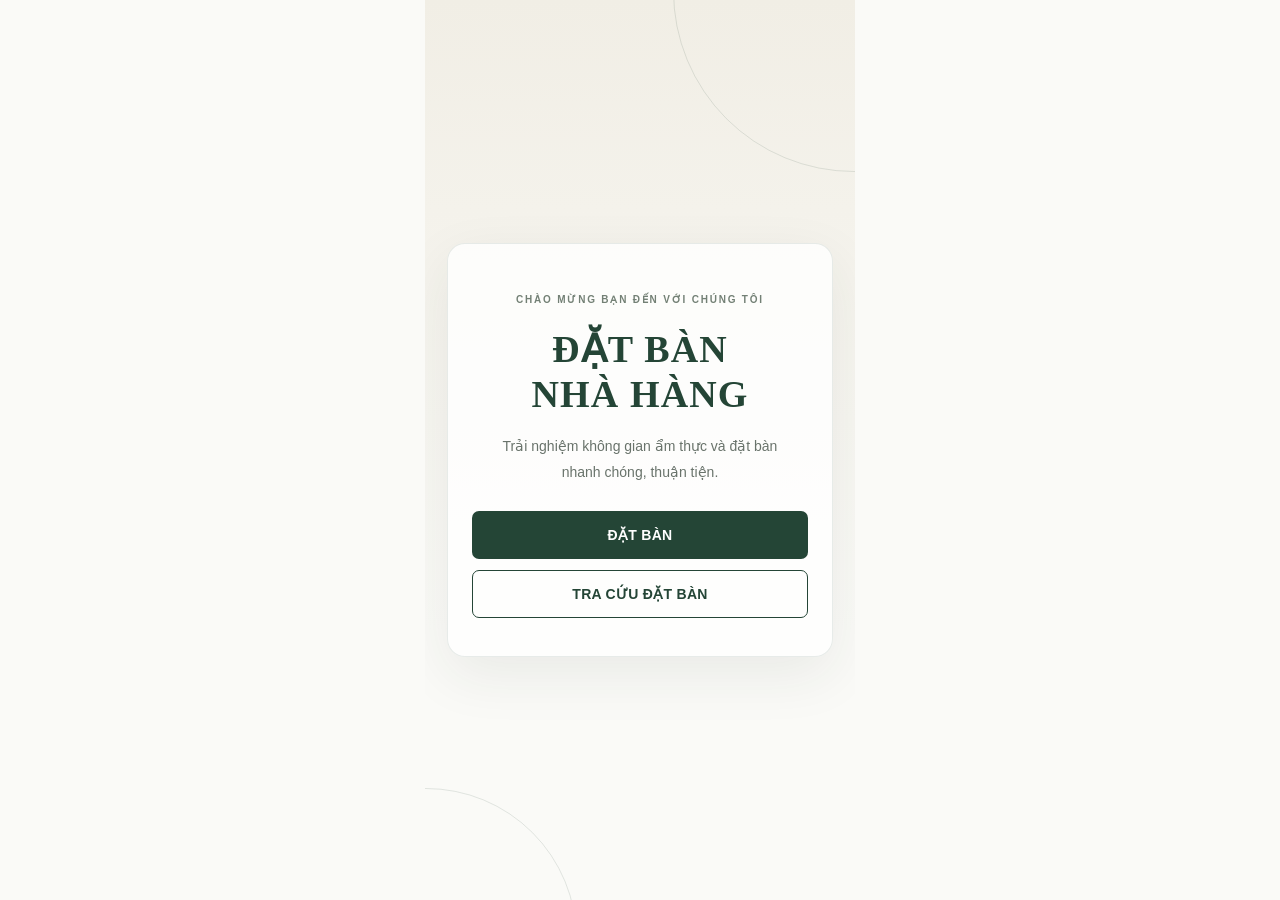
<file: index.html>
<!DOCTYPE html>
<html lang="vi">
<head>
  <meta charset="UTF-8">
  <meta name="viewport" content="width=device-width, initial-scale=1.0">
  <meta http-equiv="refresh" content="0; url=pages/home.html">
  <title>Hệ thống đặt bàn</title>
</head>
<body>
  <p>Đang mở trang chủ... <a href="pages/home.html">Bấm vào đây nếu trang chưa tự chuyển.</a></p>
</body>
</html>
</file>
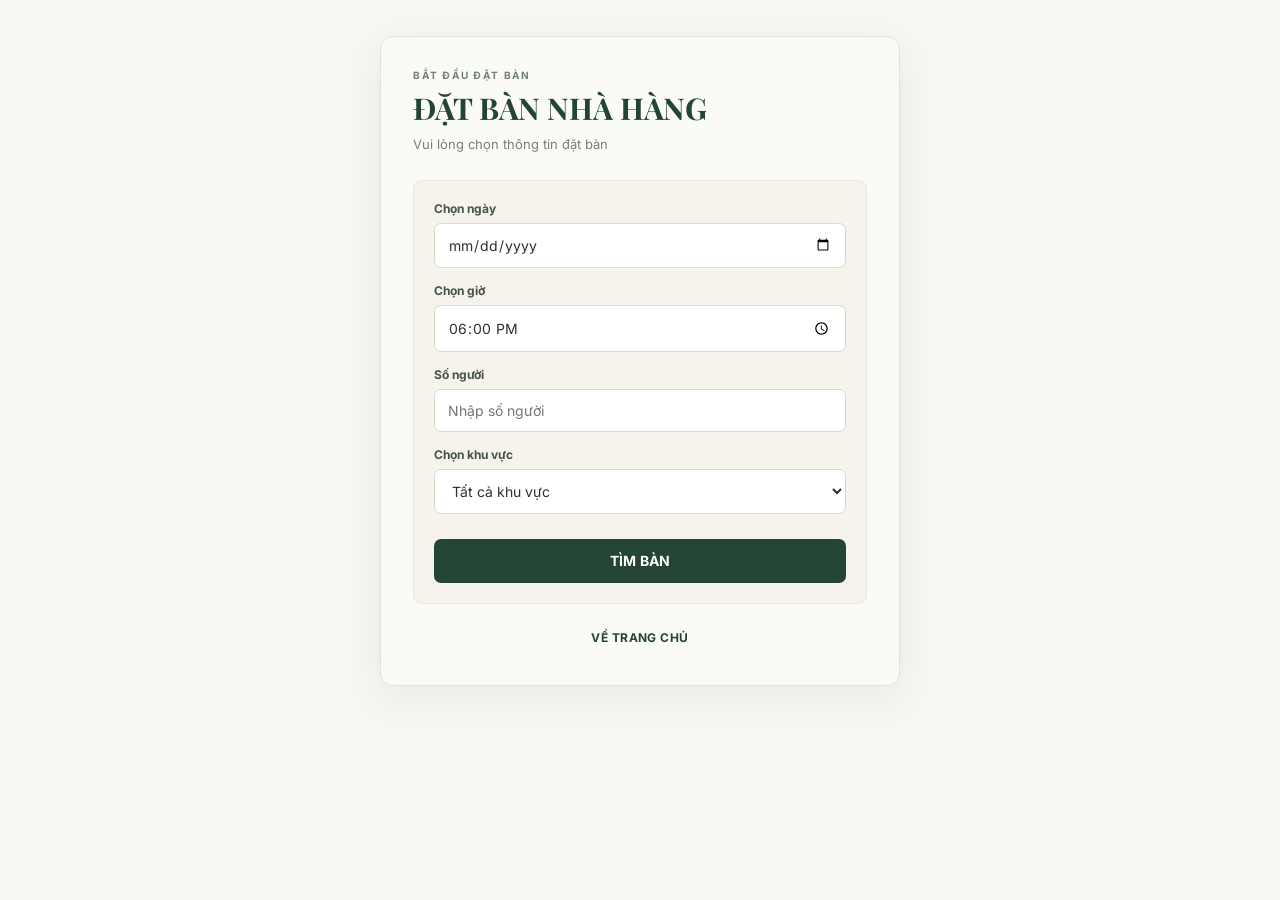
<file: pages/booking.html>
<!DOCTYPE html>
<html lang="vi">
<head>
  <meta charset="UTF-8">
  <meta name="viewport" content="width=device-width, initial-scale=1.0">
  <title>Tìm bàn</title>
  <link rel="stylesheet" href="../css/style.css">
</head>
<body>
  <div id="app"></div>
  <script src="../js/app.js"></script>
</body>
</html>
</file>
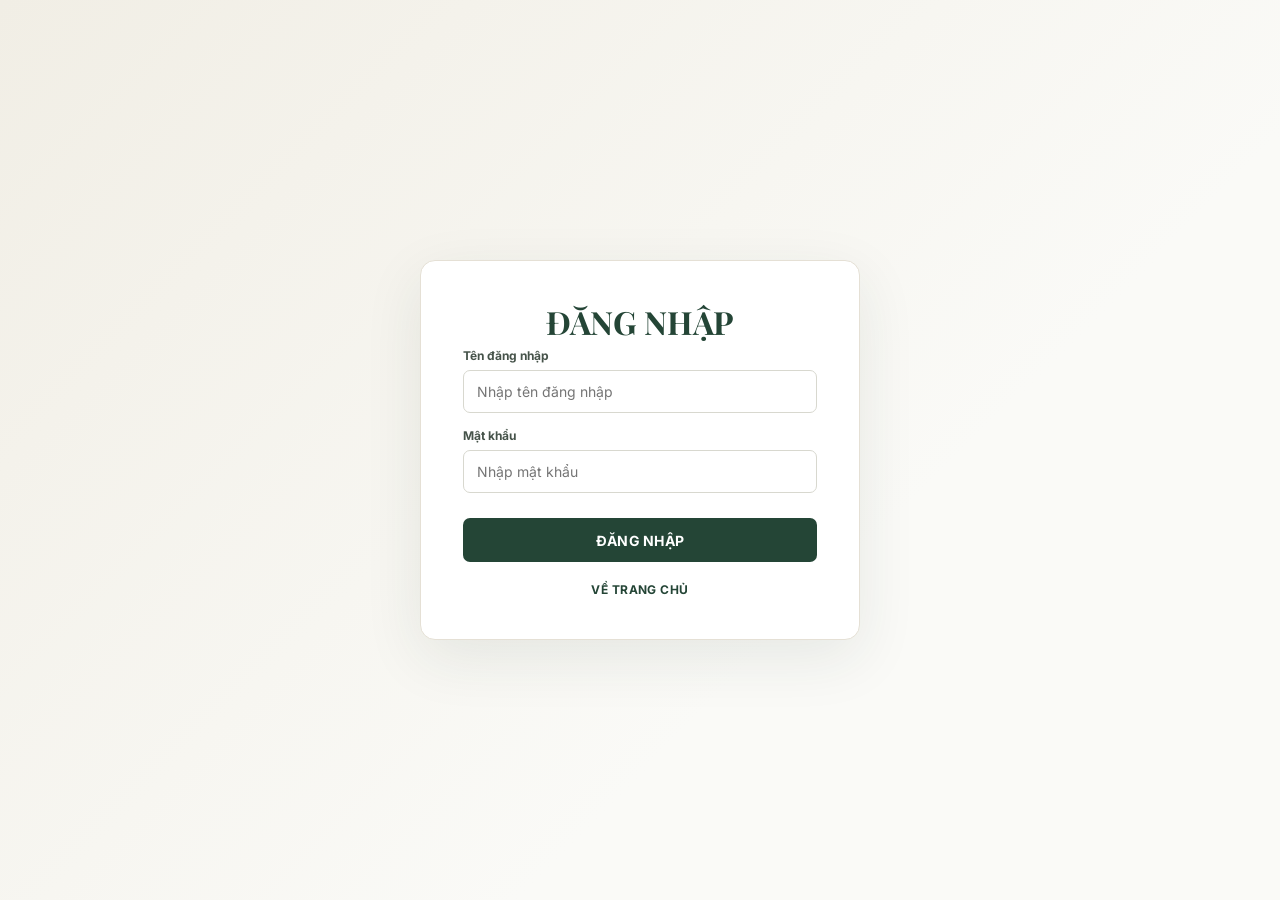
<file: pages/checkin.html>
<!DOCTYPE html>
<html lang="vi">
<head>
  <meta charset="UTF-8">
  <meta name="viewport" content="width=device-width, initial-scale=1.0">
  <title>Quét mã QR</title>
  <link rel="stylesheet" href="../css/style.css">
</head>
<body>
  <div id="app"></div>
  <script src="../js/app.js"></script>
</body>
</html>
</file>
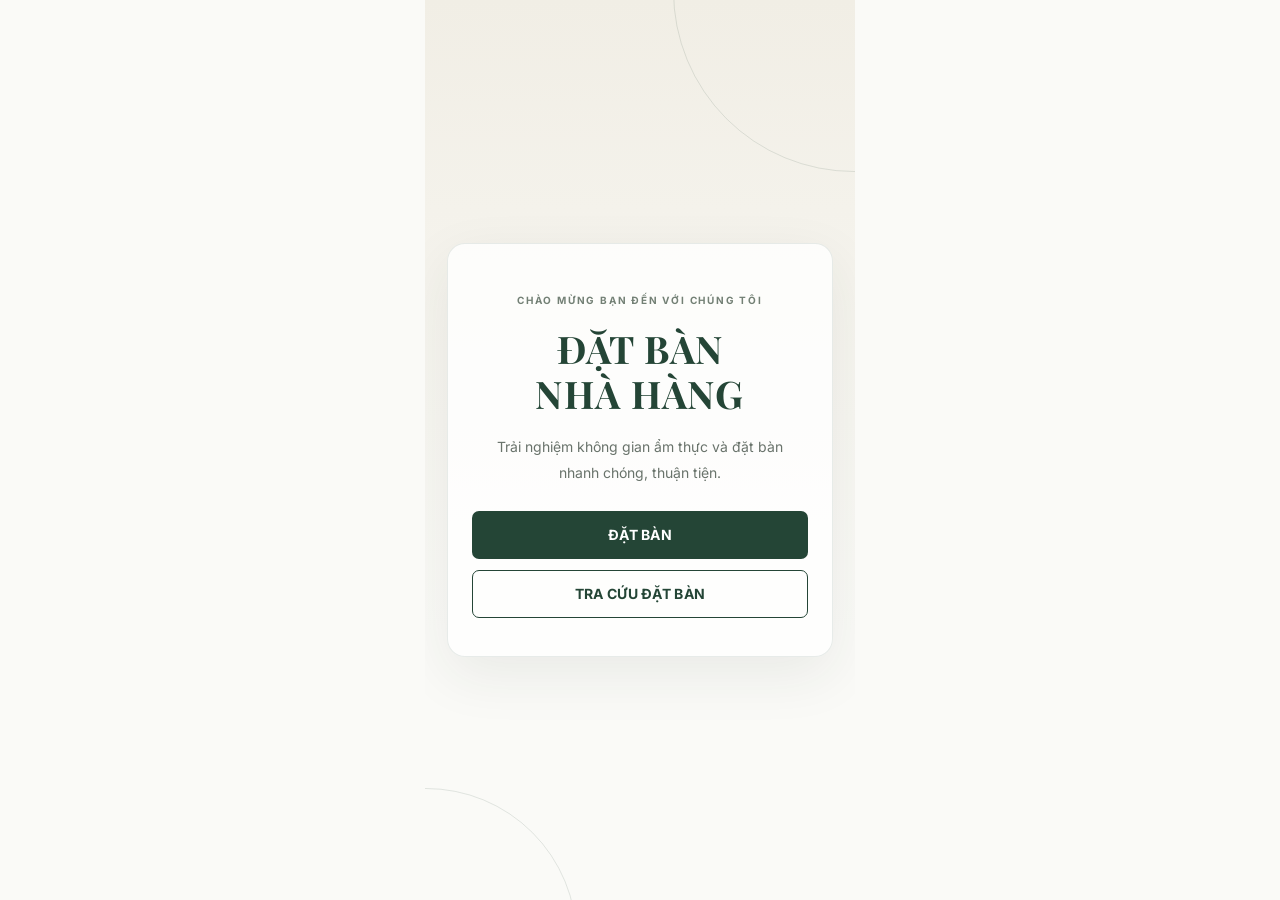
<file: pages/home.html>
<!DOCTYPE html>
<html lang="vi">
<head>
  <meta charset="UTF-8">
  <meta name="viewport" content="width=device-width, initial-scale=1.0">
  <title>Trang chủ</title>
  <link rel="stylesheet" href="../css/style.css">
</head>
<body>
  <div id="app"></div>
  <script src="../js/app.js"></script>
</body>
</html>
</file>
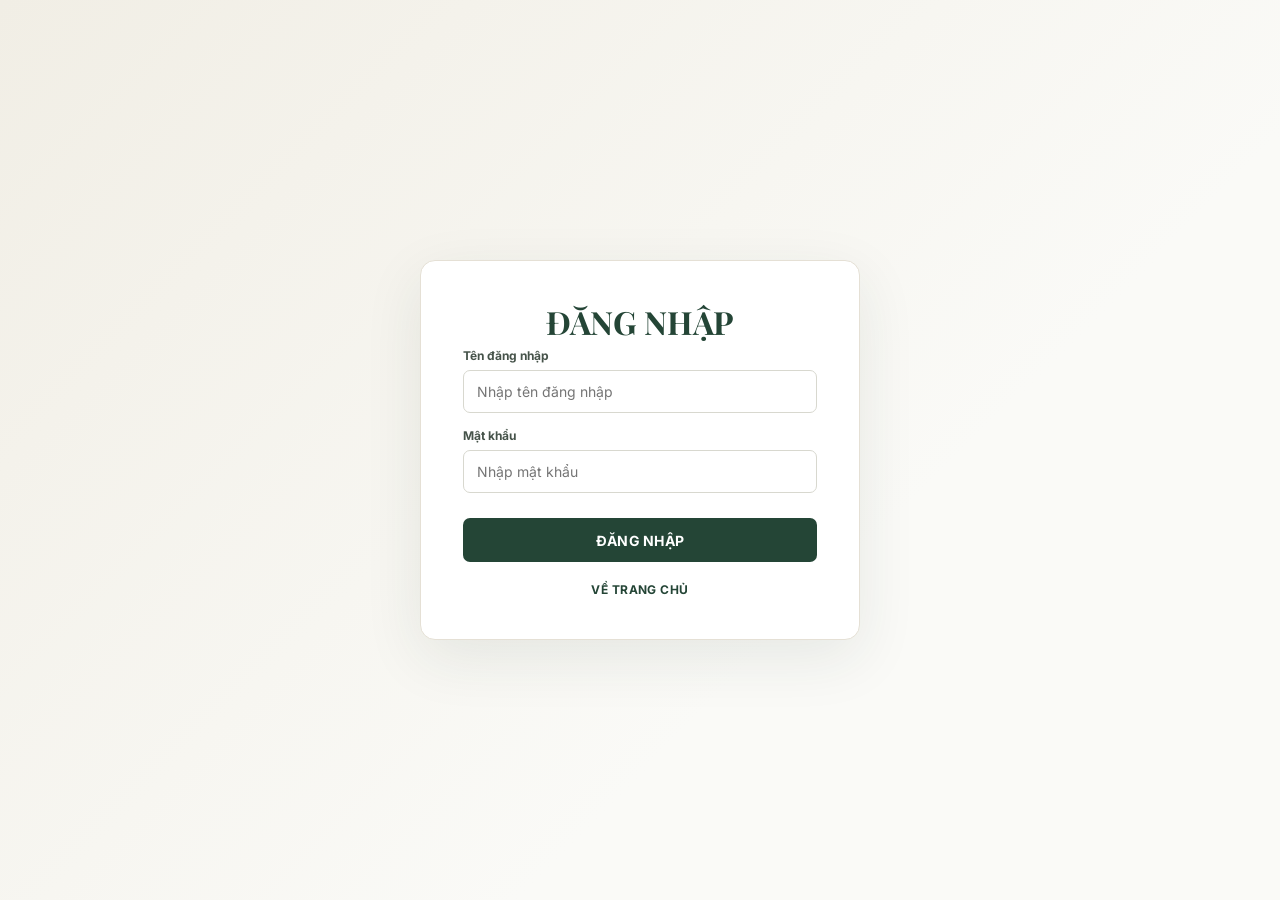
<file: pages/layout.html>
<!DOCTYPE html>
<html lang="vi">
<head>
  <meta charset="UTF-8">
  <meta name="viewport" content="width=device-width, initial-scale=1.0">
  <title>Bố trí bàn</title>
  <link rel="stylesheet" href="../css/style.css">
</head>
<body>
  <div id="app"></div>
  <script src="../js/app.js"></script>
</body>
</html>
</file>
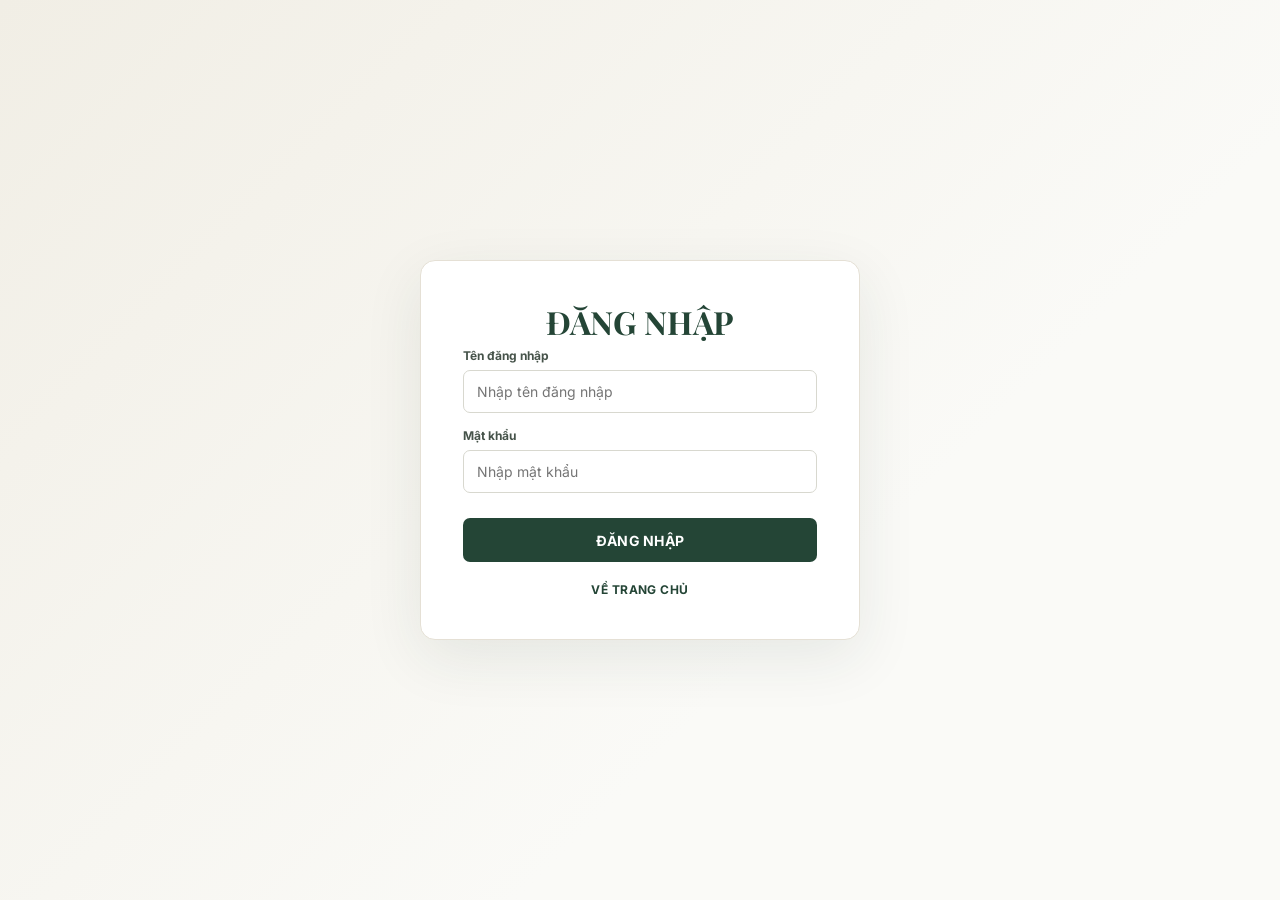
<file: pages/login.html>
<!DOCTYPE html>
<html lang="vi">
<head>
  <meta charset="UTF-8">
  <meta name="viewport" content="width=device-width, initial-scale=1.0">
  <title>Đăng nhập</title>
  <link rel="stylesheet" href="../css/style.css">
</head>
<body>
  <div id="app"></div>
  <script src="../js/app.js"></script>
</body>
</html>
</file>
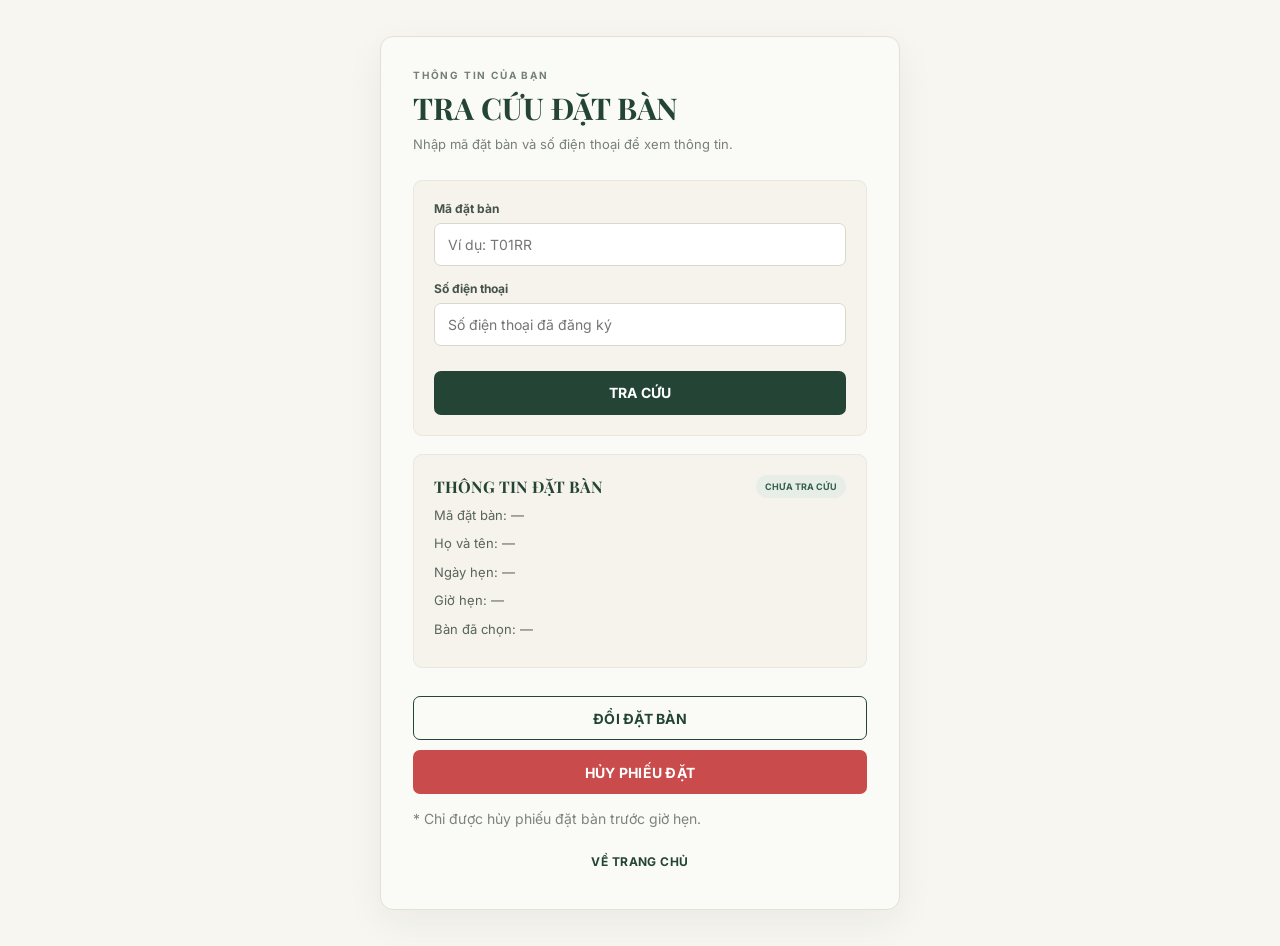
<file: pages/lookup.html>
<!DOCTYPE html>
<html lang="vi">
<head>
  <meta charset="UTF-8">
  <meta name="viewport" content="width=device-width, initial-scale=1.0">
  <title>Tra cứu đặt bàn</title>
  <link rel="stylesheet" href="../css/style.css">
</head>
<body>
  <div id="app"></div>
  <script src="../js/app.js"></script>
</body>
</html>
</file>
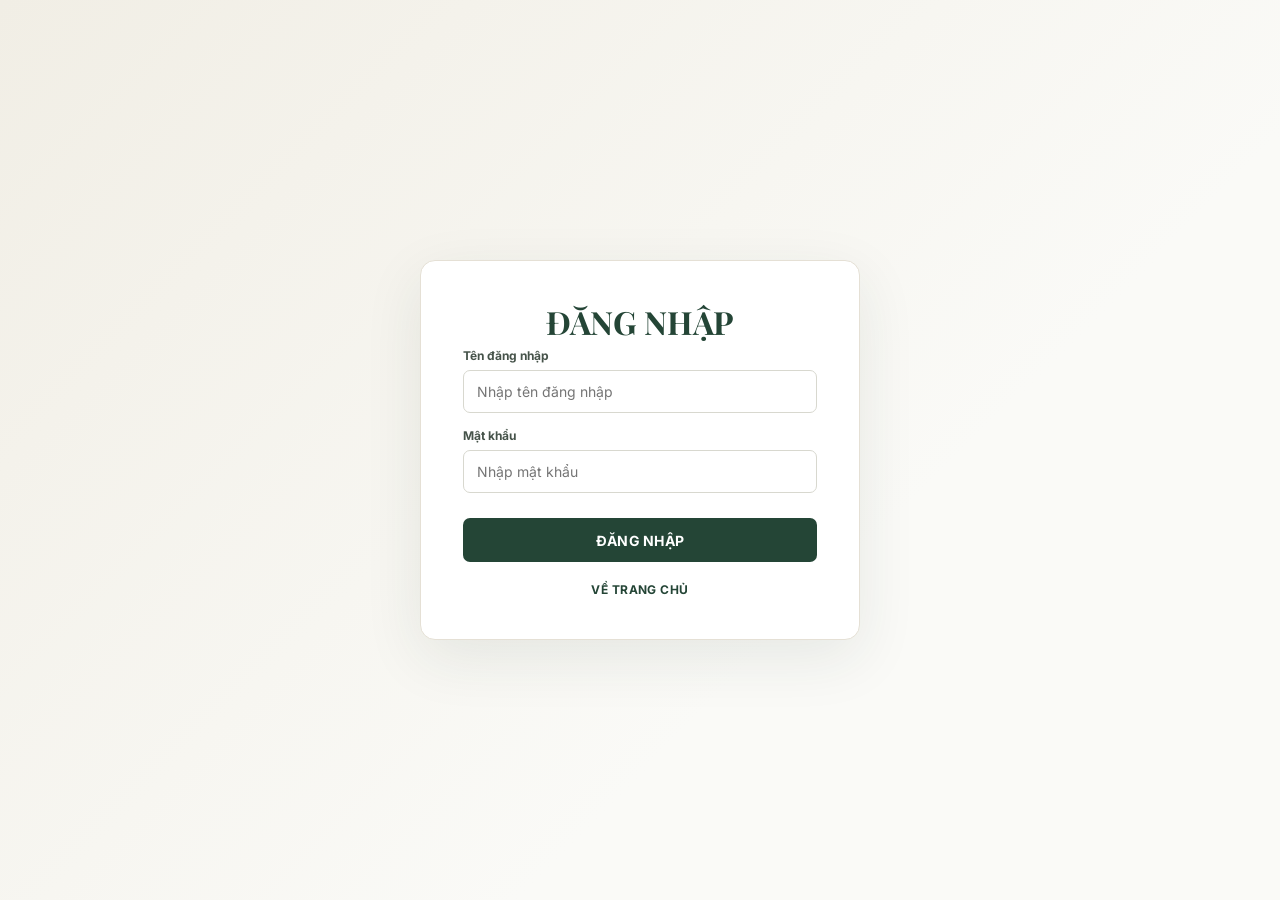
<file: pages/management.html>
<!DOCTYPE html>
<html lang="vi">
<head>
  <meta charset="UTF-8">
  <meta name="viewport" content="width=device-width, initial-scale=1.0">
  <title>Quản lý đặt bàn</title>
  <link rel="stylesheet" href="../css/style.css">
</head>
<body>
  <div id="app"></div>
  <script src="../js/app.js"></script>
</body>
</html>
</file>
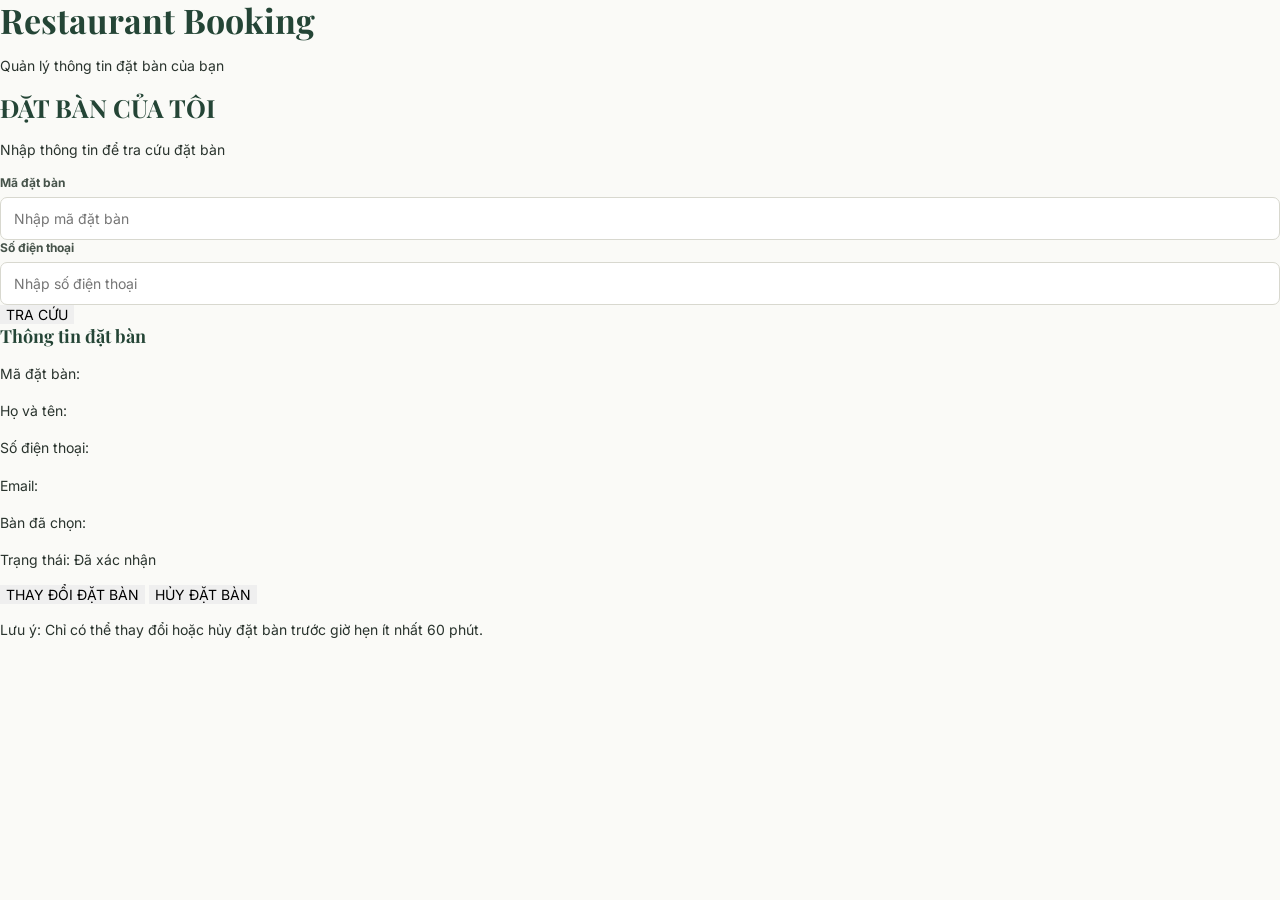
<file: pages/my-reservation.html>
<!DOCTYPE html>
<html lang="vi">
<head>
    <meta charset="UTF-8">
    <meta name="viewport" content="width=device-width, initial-scale=1.0">
    <title>Đặt bàn của tôi</title>

    <link rel="stylesheet" href="../css/style.css">
</head>

<body>

    <header class="booking-header">
        <h1>Restaurant Booking</h1>
        <p>Quản lý thông tin đặt bàn của bạn</p>
    </header>

    <main class="my-reservation-container">

        <div class="my-reservation-title">
            <h2>ĐẶT BÀN CỦA TÔI</h2>
            <p>Nhập thông tin để tra cứu đặt bàn</p>
        </div>

        <!-- Form tra cuu -->
        <form id="search-reservation">

            <div class="form-group">
                <label for="search-code">Mã đặt bàn</label>
                <input type="text" id="search-code"
                    placeholder="Nhập mã đặt bàn" required>
            </div>

            <div class="form-group">
                <label for="search-phone">Số điện thoại</label>
                <input type="tel" id="search-phone"
                    placeholder="Nhập số điện thoại" required>
            </div>

            <button type="submit" class="search-btn">
                TRA CỨU
            </button>

        </form>

        <!-- Thong tin dat ban -->
        <div id="reservation-result" class="reservation-result">

            <h3>Thông tin đặt bàn</h3>

            <p>Mã đặt bàn: <span id="my-code"></span></p>
            <p>Họ và tên: <span id="my-name"></span></p>
            <p>Số điện thoại: <span id="my-phone"></span></p>
            <p>Email: <span id="my-email"></span></p>
            <p>Bàn đã chọn: <span id="my-table"></span></p>
            <p>Trạng thái: <span id="my-status">Đã xác nhận</span></p>

            <div class="reservation-actions">
                <button type="button" id="change-btn">
                    THAY ĐỔI ĐẶT BÀN
                </button>

                <button type="button" id="cancel-btn">
                    HỦY ĐẶT BÀN
                </button>
            </div>

        </div>

        <p id="search-message"></p>

        <p class="reservation-note">
            Lưu ý: Chỉ có thể thay đổi hoặc hủy đặt bàn
            trước giờ hẹn ít nhất 60 phút.
        </p>

    </main>

    <script src="../js/booking.js"></script>

</body>
</html>
</file>
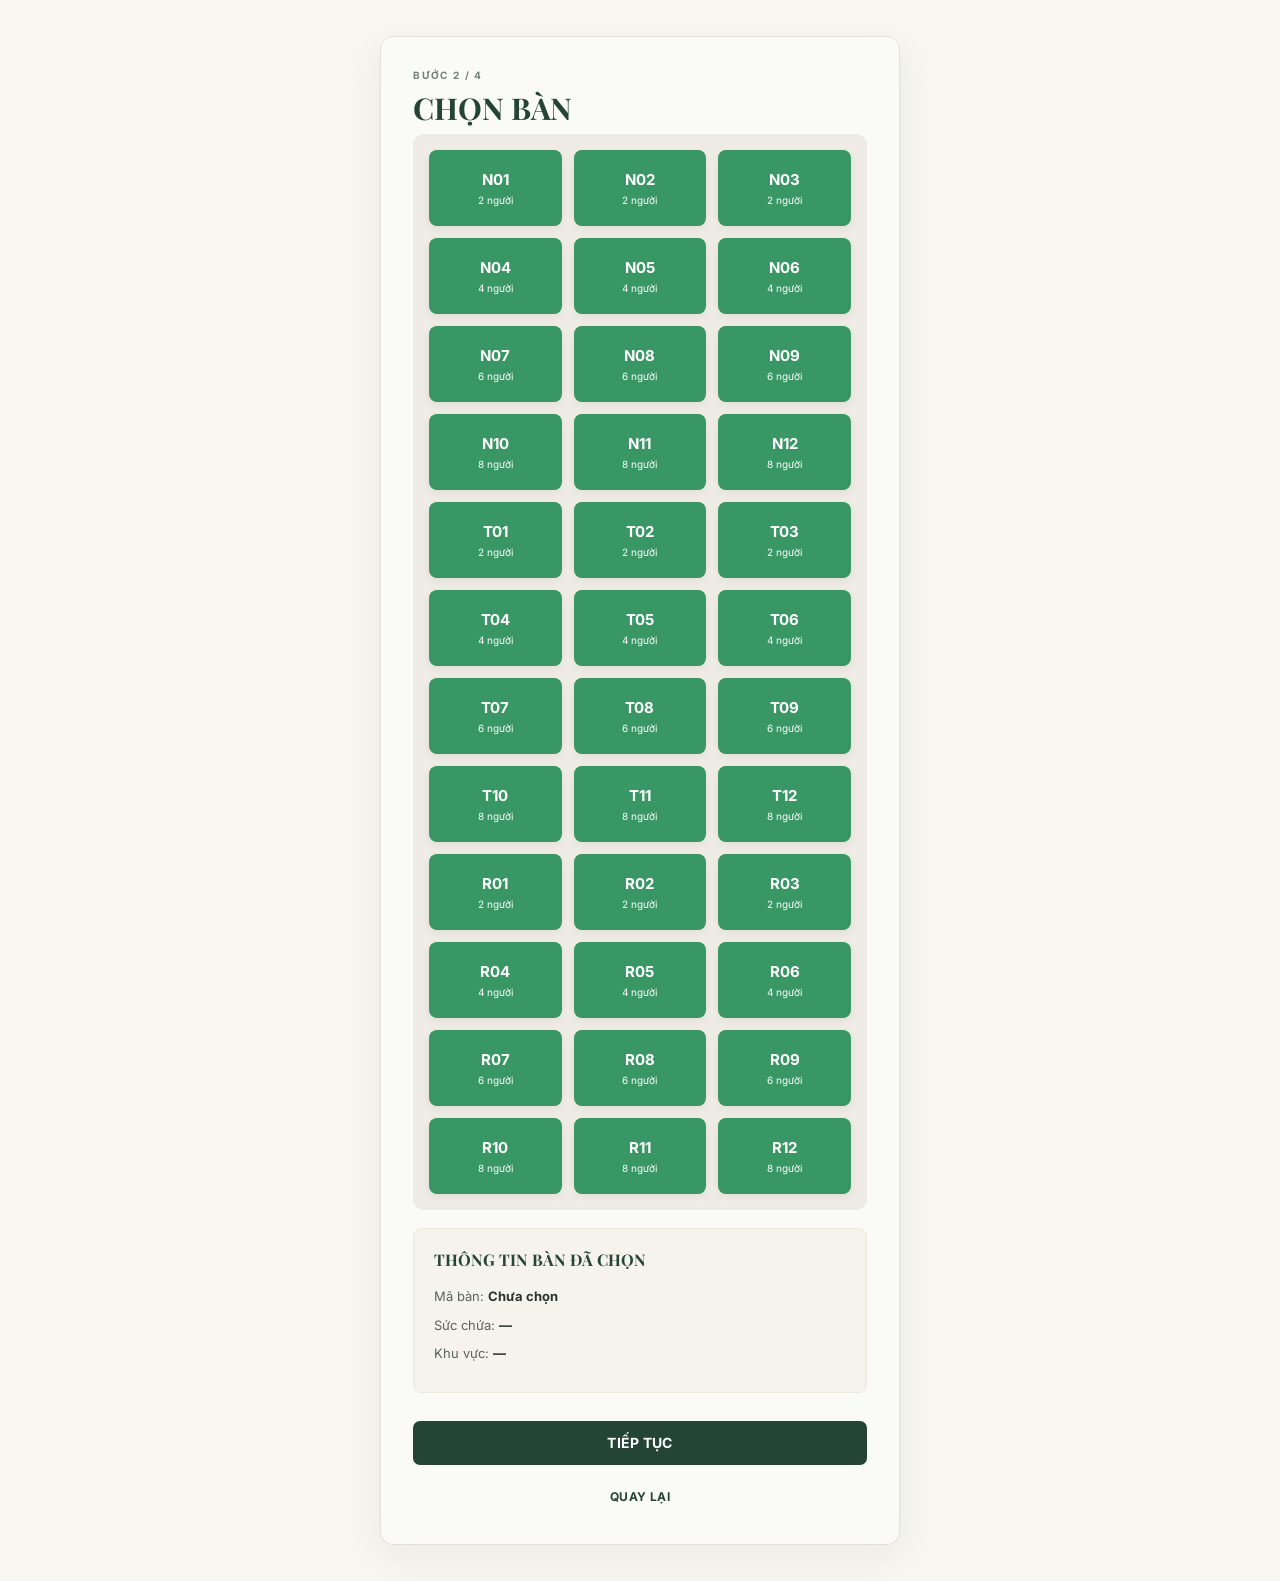
<file: pages/reservation.html>
<!DOCTYPE html>
<html lang="vi">
<head>
  <meta charset="UTF-8">
  <meta name="viewport" content="width=device-width, initial-scale=1.0">
  <title>Thông tin đặt bàn</title>
  <link rel="stylesheet" href="../css/style.css">
</head>
<body>
  <div id="app"></div>
  <script src="../js/app.js"></script>
</body>
</html>
</file>
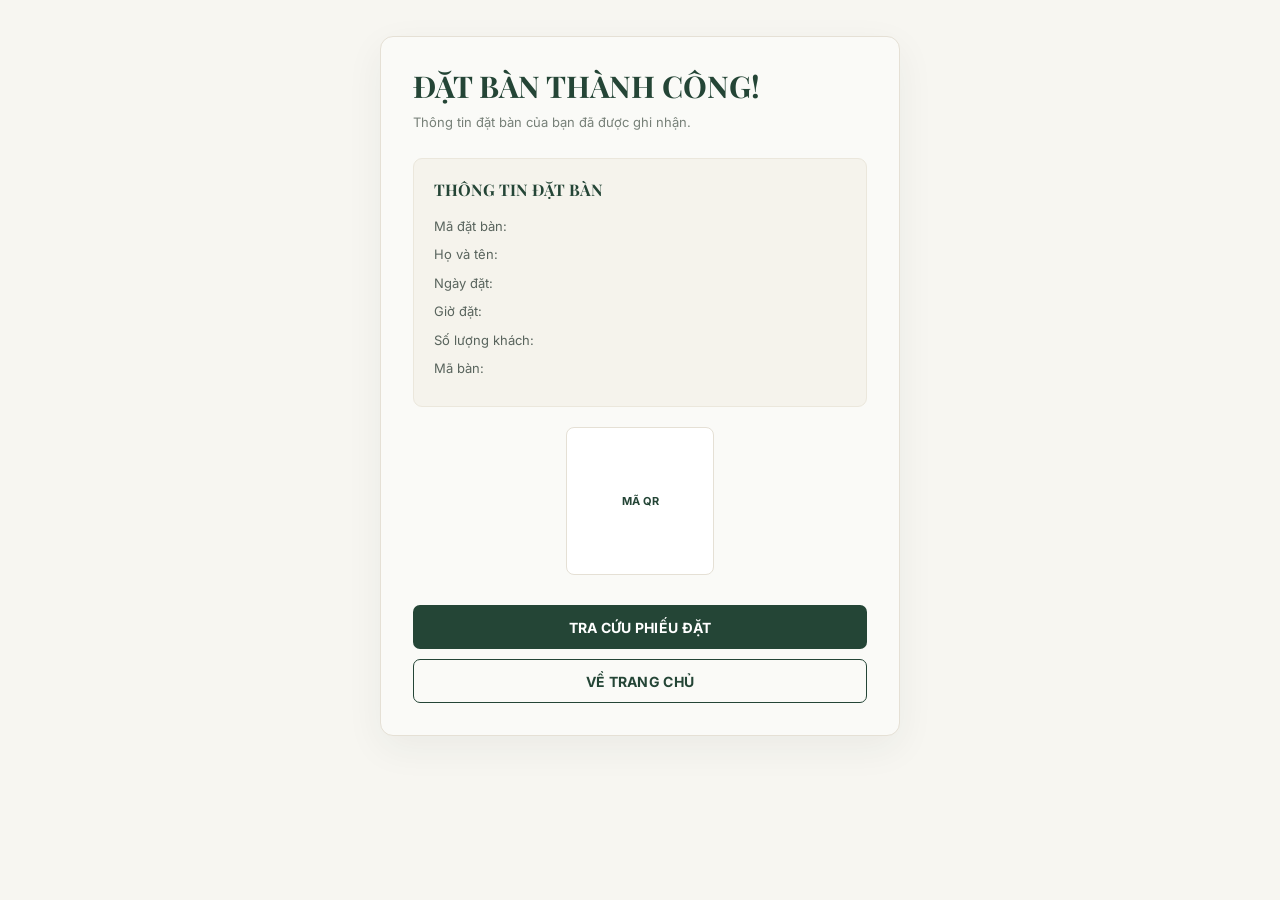
<file: pages/success.html>
<!DOCTYPE html>
<html lang="vi">
<head>
  <meta charset="UTF-8">
  <meta name="viewport" content="width=device-width, initial-scale=1.0">
  <title>Đặt bàn thành công</title>
  <link rel="stylesheet" href="../css/style.css">
</head>
<body>
  <div id="app"></div>
  <script src="../js/app.js"></script>
</body>
</html>
</file>
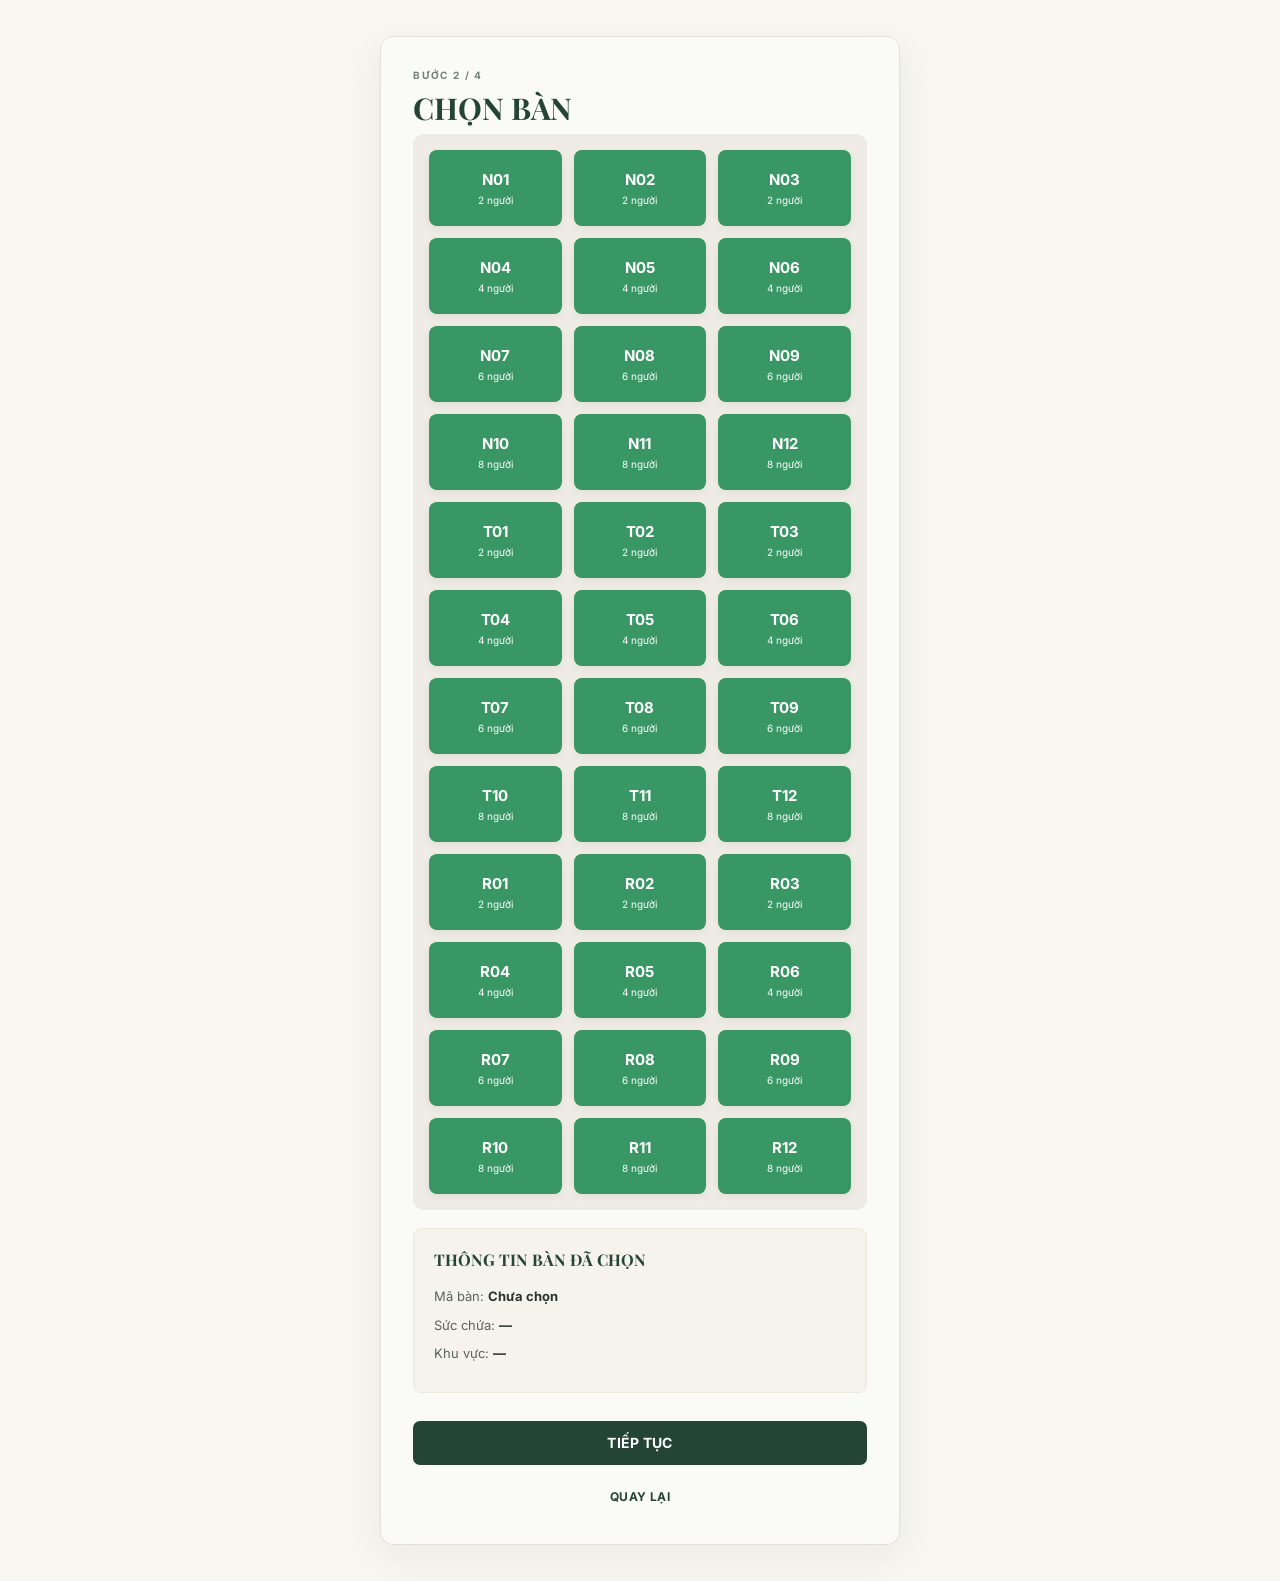
<file: pages/table-map.html>
<!DOCTYPE html>
<html lang="vi">
<head>
  <meta charset="UTF-8">
  <meta name="viewport" content="width=device-width, initial-scale=1.0">
  <title>Sơ đồ bàn</title>
  <link rel="stylesheet" href="../css/style.css">
</head>
<body>
  <div id="app"></div>
  <script src="../js/app.js"></script>
</body>
</html>
</file>
<file: css/style.css>
@import url('https://fonts.googleapis.com/css2?family=Inter:wght@400;500;600;700&family=Playfair+Display:wght@500;600;700&display=swap');

:root {
    --green: #244536;
    --green2: #35644e;
    --cream: #f1eee5;
    --paper: #fafaf7;
    --panel: #f5f3ec;
    --ink: #29332d;
    --muted: #778078;
    --line: #e5e0d5;
    --red: #c94b4b;
    --yellow: #e4b943;
    --white: #fff;
}

* {
    box-sizing: border-box;
}

html {
    min-height: 100%;
    background: var(--paper);
}

body {
    margin: 0;
    min-height: 100vh;
    background: var(--paper);
    color: var(--ink);
    font-family: Inter, Arial, sans-serif;
    font-size: 14px;
}

button,
input,
select,
textarea {
    font: inherit;
}

button {
    cursor: pointer;
    border: 0;
}

button:disabled {
    cursor: not-allowed;
    opacity: .55;
}

h1,
h2,
h3 {
    font-family: 'Playfair Display', Georgia, serif;
    color: var(--green);
    margin: 0 0 14px;
}

h1 {
    font-size: 34px;
    line-height: 1.18;
}

h2 {
    font-size: 25px;
}

h3 {
    font-size: 18px;
}

p {
    line-height: 1.65;
}

label {
    display: block;
    margin: 0 0 7px;
    font-size: 12px;
    font-weight: 700;
    color: #46534a;
}

input,
select,
textarea {
    width: 100%;
    border: 1px solid #d8d8cf;
    border-radius: 7px;
    padding: 12px 13px;
    background: #fff;
    color: var(--ink);
    outline: none;
    min-height: 43px;
}

textarea {
    resize: vertical;
}

input:focus,
select:focus,
textarea:focus {
    border-color: var(--green);
    box-shadow: 0 0 0 3px rgba(36, 69, 54, .09);
}

/* Nút bấm */

.btn {
    display: inline-flex;
    align-items: center;
    justify-content: center;
    min-height: 44px;
    padding: 12px 18px;
    border-radius: 7px;
    background: var(--green);
    color: #fff;
    font-weight: 700;
    letter-spacing: .02em;
    transition: .18s ease;
}

.btn:hover {
    background: var(--green2);
    transform: translateY(-1px);
}

.btn-outline {
    background: transparent;
    border: 1px solid var(--green);
    color: var(--green);
}

.btn-outline:hover {
    background: var(--cream);
    color: var(--green);
}

.btn-danger {
    background: var(--red);
}

.btn-danger:hover {
    background: #a93b3b;
}

.btn-full {
    width: 100%;
    margin-top: 10px;
}

.btn-small {
    min-height: 36px;
    padding: 9px 13px;
    font-size: 11px;
}

.btn-text {
    background: transparent;
    color: var(--green);
    text-decoration: underline;
}

.btn-text:hover {
    background: transparent;
    color: var(--green2);
}

.back-link {
    display: block;
    margin: 16px auto 0;
    padding: 8px 12px;
    background: transparent;
    color: var(--green);
    font-size: 12px;
    font-weight: 700;
    letter-spacing: .04em;
}

.back-link:hover {
    text-decoration: underline;
}

.field {
    margin: 0 0 15px;
}

.error {
    color: #bd3838;
    font-size: 12px;
    line-height: 1.5;
    margin: 8px 0;
}

.success {
    color: #28774b;
    font-size: 13px;
    font-weight: 700;
}

/* Trang chủ: khung điện thoại */

.home-mobile {
    width: min(100%, 430px);
    min-height: 100vh;
    margin: 0 auto;
    padding: 24px 22px;
    display: flex;
    align-items: center;
    justify-content: center;
    background: linear-gradient(180deg, #f1eee5 0%, #fafaf7 70%);
    position: relative;
    overflow: hidden;
}

.home-mobile:before,
.home-mobile:after {
    content: '';
    position: absolute;
    border: 1px solid rgba(36, 69, 54, .12);
    border-radius: 50%;
    pointer-events: none;
}

.home-mobile:before {
    width: 360px;
    height: 360px;
    top: -190px;
    right: -180px;
}

.home-mobile:after {
    width: 300px;
    height: 300px;
    bottom: -190px;
    left: -150px;
}

.home-content {
    position: relative;
    z-index: 1;
    width: 100%;
    padding: 38px 24px;
    background: rgba(255, 255, 255, .78);
    border: 1px solid rgba(36, 69, 54, .1);
    border-radius: 18px;
    box-shadow: 0 18px 55px rgba(34, 51, 40, .08);
    text-align: center;
}

.home-eyebrow,
.page-kicker {
    font-size: 10px;
    letter-spacing: .18em;
    font-weight: 700;
    color: #738075;
}

.home-content h1 {
    font-size: 38px;
    letter-spacing: .03em;
    margin: 18px 0;
}

.home-description {
    max-width: 290px;
    margin: 0 auto 26px;
    color: #69736b;
    line-height: 1.8;
}

.home-actions {
    display: grid;
    gap: 11px;
}

.home-actions .btn {
    width: 100%;
    min-height: 48px;
}

/* Đăng nhập */

.login-page {
    min-height: 100vh;
    display: grid;
    place-items: center;
    padding: 32px;
    background: linear-gradient(135deg, #f1eee5, #fafaf7 65%);
}

.login-card {
    width: min(100%, 440px);
    padding: 42px 42px 34px;
    background: #fff;
    border: 1px solid var(--line);
    border-radius: 15px;
    box-shadow: 0 18px 60px rgba(31, 53, 41, .09);
}

.login-caption {
    text-align: center;
    color: #7b857c;
    font-size: 10px;
    font-weight: 700;
    letter-spacing: .18em;
    margin: 0 0 18px;
}

.login-card h1 {
    text-align: center;
    font-size: 32px;
    margin-bottom: 8px;
}

.login-description {
    text-align: center;
    color: var(--muted);
    margin: 0 0 28px;
}

.login-submit {
    width: 100%;
    margin-top: 10px;
}

.login-card .back-link {
    margin-top: 12px;
}

/* Các màn hình khách hàng */

.customer-page {
    min-height: 100vh;
    padding: 36px 18px;
    display: flex;
    justify-content: center;
    align-items: flex-start;
    background: #f7f6f1;
}

.customer-screen {
    width: min(100%, 520px);
    padding: 32px;
    background: var(--paper);
    border: 1px solid var(--line);
    border-radius: 13px;
    box-shadow: 0 12px 38px rgba(38, 54, 43, .06);
}

.page-kicker {
    margin-bottom: 10px;
}

.screen-title {
    font-size: 30px;
    margin-bottom: 8px;
}

.screen-subtitle {
    margin: 0 0 24px;
    color: var(--muted);
    font-size: 13px;
}

.figma-form,
.figma-form-section,
.figma-info {
    padding: 20px;
    margin: 18px 0;
    background: var(--panel);
    border: 1px solid #ebe7dc;
    border-radius: 9px;
}

.figma-form-section h3,
.figma-info h3 {
    font-size: 16px;
    margin-bottom: 16px;
}

.figma-info p {
    margin: 7px 0;
    color: #59645d;
    font-size: 13px;
}

.figma-info p b {
    color: var(--ink);
}

.info-lines {
    display: grid;
    grid-template-columns: 1fr 1fr;
    gap: 2px 16px;
}

.figma-section-title {
    font-size: 18px;
    margin: 22px 0 12px;
}

.table-detail {
    margin-top: 18px;
}

.legend {
    display: flex;
    gap: 16px;
    flex-wrap: wrap;
    margin: 16px 0;
    color: #626d65;
    font-size: 11px;
}

.legend span {
    display: flex;
    align-items: center;
    gap: 6px;
}

.legend-dot {
    width: 10px;
    height: 10px;
    border-radius: 50%;
    display: inline-block;
}

.legend-dot.available {
    background: #399765;
}

.legend-dot.chosen {
    background: var(--green);
}

.legend-dot.occupied {
    background: var(--yellow);
}

.table-map-figma {
    display: grid;
    grid-template-columns: repeat(3, minmax(0, 1fr));
    gap: 12px;
    padding: 16px;
    background: #eeece4;
    border-radius: 10px;
}

.table-figma {
    min-height: 76px;
    border-radius: 8px;
    background: #399765;
    color: #fff;
    display: flex;
    flex-direction: column;
    align-items: center;
    justify-content: center;
    gap: 5px;
    box-shadow: 0 3px 8px rgba(0, 0, 0, .06);
}

.table-figma strong {
    font-size: 15px;
}

.table-figma small {
    font-size: 10px;
}

.table-figma:hover {
    filter: brightness(.94);
}

.table-figma.reserved {
    background: var(--yellow);
    color: #463a18;
}

.table-figma.selected {
    background: var(--green);
    outline: 3px solid #9eafa2;
    outline-offset: 2px;
}

.success-mark {
    display: none;
}

.qr-placeholder {
    width: 148px;
    height: 148px;
    margin: 20px auto;
    background: #fff;
    border: 1px solid var(--line);
    border-radius: 8px;
    display: grid;
    place-items: center;
    color: var(--green);
}

.qr-placeholder span {
    padding: 8px;
    text-align: center;
    font-size: 11px;
    font-weight: 700;
    line-height: 1.8;
}

.result-heading {
    display: flex;
    align-items: center;
    justify-content: space-between;
    gap: 10px;
}

.result-heading h3 {
    margin: 0;
}

.status-pill {
    display: inline-flex;
    align-items: center;
    padding: 6px 9px;
    border-radius: 20px;
    background: #e7eee8;
    color: #376048;
    font-size: 9px;
    font-weight: 700;
    white-space: nowrap;
}

.cancel-note {
    color: #7d847d;
    line-height: 1.6;
    margin: 14px 0 0;
}

/* Khu vực nhân viên */

.admin-layout {
    min-height: 100vh;
    display: grid;
    grid-template-columns: 238px minmax(0, 1fr);
    background: #f7f7f3;
}

.sidebar {
    padding: 26px 16px;
    background: var(--green);
    color: #fff;
    display: flex;
    flex-direction: column;
    gap: 12px;
}

.sidebar-heading {
    padding: 8px 12px 22px;
    color: #dce6de;
    font-family: 'Playfair Display', Georgia, serif;
    font-size: 18px;
    border-bottom: 1px solid rgba(255, 255, 255, .16);
    margin-bottom: 10px;
}

.sidebar nav {
    display: grid;
    gap: 7px;
}

.sidebar button {
    width: 100%;
    text-align: left;
    padding: 13px 12px;
    border-radius: 6px;
    background: transparent;
    color: #edf2ed;
    font-size: 11px;
    font-weight: 700;
    letter-spacing: .04em;
}

.sidebar button:hover,
.sidebar button.active {
    background: #3b5d4c;
}

.sidebar .logout {
    margin-top: auto;
    border: 1px solid rgba(255, 255, 255, .3);
}

.sidebar .sidebar-home {
    color: #dce6de;
    font-weight: 500;
}

.admin-main {
    min-width: 0;
    padding: 42px clamp(20px, 4vw, 58px);
}

.admin-title {
    font-size: 31px;
    margin-bottom: 28px;
}

.stats {
    display: grid;
    grid-template-columns: repeat(4, minmax(0, 1fr));
    gap: 14px;
    margin-bottom: 24px;
}

.stat {
    min-height: 112px;
    padding: 18px;
    background: #fff;
    border: 1px solid var(--line);
    border-radius: 9px;
    color: #707a72;
    font-size: 10px;
    font-weight: 700;
    letter-spacing: .04em;
    display: flex;
    flex-direction: column;
    justify-content: space-between;
}

.stat strong {
    font-family: 'Playfair Display', Georgia, serif;
    color: var(--green);
    font-size: 28px;
}

.filters {
    display: grid;
    grid-template-columns: repeat(3, minmax(120px, 1fr)) auto;
    gap: 10px;
    margin-bottom: 18px;
}

.filters select {
    min-width: 0;
}

.table-wrap {
    overflow-x: auto;
    background: #fff;
    border: 1px solid var(--line);
    border-radius: 9px;
}

table {
    width: 100%;
    border-collapse: collapse;
    min-width: 880px;
    font-size: 11px;
}

th,
td {
    padding: 12px 10px;
    text-align: left;
    border-bottom: 1px solid #eeece5;
    white-space: nowrap;
}

th {
    background: #f1eee5;
    color: #4c5a50;
    font-size: 9px;
    letter-spacing: .04em;
}

td {
    color: #4d5850;
}

tr:last-child td {
    border-bottom: 0;
}

.empty-row td {
    height: 37px;
}

.empty-cell {
    text-align: center;
    color: #8b938c;
    padding: 25px;
}

.table-action {
    padding: 6px 8px;
    margin: 2px;
    border-radius: 4px;
    background: #e8eee9;
    color: var(--green);
    font-size: 10px;
    font-weight: 700;
}

.table-action.danger-text {
    background: #f8e9e7;
    color: #ae3d3d;
}

.table-actions {
    display: flex;
    gap: 10px;
    margin-top: 16px;
}

.checkin-layout {
    display: grid;
    grid-template-columns: minmax(280px, 1fr) minmax(280px, 1fr);
    gap: 20px;
    align-items: start;
}

.checkin-left,
.checkin-info {
    padding: 22px;
    background: #fff;
    border: 1px solid var(--line);
    border-radius: 10px;
}

.scan-box {
    height: 250px;
    padding: 18px;
    border: 2px dashed #cbd3ca;
    border-radius: 8px;
    background: #f8f8f4;
    display: grid;
    place-items: center;
}

.scan-frame {
    width: min(100%, 220px);
    height: 190px;
    border: 2px solid #7d9a83;
    border-radius: 12px;
    display: grid;
    place-items: center;
    padding: 20px;
    text-align: center;
    color: #6e7e70;
    font-size: 10px;
    letter-spacing: .08em;
    position: relative;
}

.scan-frame:before,
.scan-frame:after {
    content: '';
    position: absolute;
    width: 22px;
    height: 22px;
    border-color: var(--green);
    border-style: solid;
}

.scan-frame:before {
    top: -2px;
    left: -2px;
    border-width: 3px 0 0 3px;
}

.scan-frame:after {
    right: -2px;
    bottom: -2px;
    border-width: 0 3px 3px 0;
}

.check-code-field {
    margin-top: 20px;
}

.checkin-info h2 {
    font-size: 21px;
}

.checkin-info > div p {
    padding: 9px 0;
    margin: 0;
    border-bottom: 1px solid #efeee8;
    color: #687269;
    font-size: 12px;
}

.checkin-info > div p b {
    color: var(--ink);
}

#check-confirm {
    margin-top: 18px;
}

/* Responsive */

@media (max-width: 900px) {
    .admin-layout {
        grid-template-columns: 190px minmax(0, 1fr);
    }

    .stats {
        grid-template-columns: repeat(2, minmax(0, 1fr));
    }

    .filters {
        grid-template-columns: repeat(2, minmax(0, 1fr));
    }

    .checkin-layout {
        grid-template-columns: 1fr;
    }
}

@media (max-width: 640px) {
    .home-mobile {
        padding: 18px;
    }

    .home-content {
        padding: 32px 20px;
    }

    .home-content h1 {
        font-size: 34px;
    }

    .login-page {
        padding: 18px;
    }

    .login-card {
        padding: 32px 24px;
    }

    .customer-page {
        padding: 14px 10px;
    }

    .customer-screen {
        padding: 22px 17px;
    }

    .screen-title {
        font-size: 26px;
    }

    .table-map-figma {
        gap: 8px;
        padding: 11px;
    }

    .table-figma {
        min-height: 68px;
    }

    .admin-layout {
        grid-template-columns: 1fr;
    }

    .sidebar {
        padding: 12px;
        gap: 8px;
    }

    .sidebar-heading {
        padding: 4px 8px 10px;
        margin: 0;
    }

    .sidebar nav {
        grid-template-columns: repeat(2, minmax(0, 1fr));
    }

    .sidebar button {
        padding: 10px;
        font-size: 10px;
    }

    .sidebar .logout {
        margin-top: 4px;
    }

    .admin-main {
        padding: 24px 14px;
    }

    .admin-title {
        font-size: 26px;
        margin-bottom: 20px;
    }

    .stats {
        gap: 9px;
    }

    .stat {
        min-height: 94px;
        padding: 13px;
    }

    .stat strong {
        font-size: 24px;
    }

    .filters {
        grid-template-columns: 1fr 1fr;
    }

    .filters .btn {
        grid-column: 1 / -1;
    }

    .info-lines {
        grid-template-columns: 1fr;
    }
}

@media (max-width: 380px) {
    .customer-screen {
        padding: 18px 13px;
    }

    .figma-form,
    .figma-form-section,
    .figma-info {
        padding: 15px;
    }

    .table-map-figma {
        gap: 6px;
    }

    .table-figma {
        min-height: 62px;
    }

    .filters {
        grid-template-columns: 1fr;
    }
}

/* Hộp thoại đổi / hủy đặt bàn */

.modal-backdrop {
    position: fixed;
    inset: 0;
    z-index: 1000;
    background: rgba(20, 30, 24, .48);
    display: flex;
    align-items: center;
    justify-content: center;
    padding: 18px;
}

.booking-modal {
    width: min(100%, 430px);
    max-height: 90vh;
    overflow: auto;
    padding: 26px;
    background: var(--paper);
    border-radius: 13px;
    box-shadow: 0 18px 60px rgba(0, 0, 0, .2);
}

.booking-modal h2 {
    font-size: 20px;
    margin: 0 0 14px;
    color: var(--green);
}

.booking-modal p {
    font-size: 13px;
    line-height: 1.65;
    color: #626d65;
}

.modal-actions {
    display: flex;
    gap: 10px;
    margin-top: 20px;
}

.modal-actions .btn {
    flex: 1;
    min-height: 44px;
    font-size: 11px;
}

.booking-modal .field {
    margin: 14px 0;
}

/* Chọn dòng khách hàng trong trang quản lý đặt bàn */

.selection-hint {
    margin: 0 0 10px;
    color: #778078;
    font-size: 12px;
}

.booking-row {
    cursor: pointer;
    transition: background .15s;
}

.booking-row:hover {
    background: #f5f7f3;
}

.booking-row.selected-booking {
    background: #e3ede5;
    outline: 2px solid #6d8b75;
    outline-offset: -2px;
}

.booking-row.selected-booking td {
    color: #244536;
    font-weight: 600;
}

/* Chức năng bố trí bàn theo phiếu đặt */

.layout-instructions {
    padding: 15px 18px;
    margin: 0 0 18px;
    background: #edf2ed;
    border-left: 4px solid var(--green);
    border-radius: 7px;
    color: #536257;
}

.layout-instructions p {
    margin: 0;
    font-size: 12px;
    line-height: 1.7;
}

.layout-panel {
    max-width: 1000px;
    padding: 22px;
    background: #fff;
    border: 1px solid var(--line);
    border-radius: 10px;
}

.layout-booking-info {
    display: grid;
    grid-template-columns: repeat(2, minmax(0, 1fr));
    gap: 12px;
    padding: 16px;
    margin: 10px 0 18px;
    background: #f7f6f1;
    border: 1px solid var(--line);
    border-radius: 8px;
}

.layout-booking-info div,
.layout-summary div {
    display: flex;
    flex-direction: column;
    gap: 5px;
    min-width: 0;
}

.layout-booking-info span,
.layout-summary span {
    font-size: 10px;
    color: var(--muted);
}

.layout-booking-info b,
.layout-summary b {
    font-size: 12px;
    color: var(--green);
    overflow-wrap: anywhere;
}

.layout-subtitle {
    font-size: 19px;
    margin: 20px 0 6px;
}

.layout-help {
    margin: 0 0 12px;
    color: var(--muted);
    font-size: 11px;
}

.layout-table-grid {
    display: grid;
    grid-template-columns: repeat(4, minmax(0, 1fr));
    gap: 12px;
    padding: 16px;
    background: #f1eee5;
    border-radius: 9px;
}

.layout-table {
    min-height: 100px;
    padding: 12px 8px;
    display: flex;
    flex-direction: column;
    align-items: center;
    justify-content: center;
    gap: 6px;
    background: #e7efe8;
    border: 1px solid #c8d8cb;
    border-radius: 8px;
    color: var(--green);
}

.layout-table b {
    font-size: 17px;
}

.layout-table small {
    font-size: 10px;
}

.layout-table em {
    font-size: 9px;
    font-style: normal;
    color: #56725d;
}

.layout-table.chosen {
    background: var(--green);
    border-color: var(--green);
    color: #fff;
    outline: 3px solid #a9b9ac;
    outline-offset: 1px;
}

.layout-table.chosen em {
    color: #e7eee8;
}

.layout-table.busy {
    background: #f6e9e6;
    border-color: #e5c2ba;
    color: #9b4840;
    opacity: 1;
}

.layout-table.busy em {
    color: #9b4840;
}

.layout-summary {
    display: grid;
    grid-template-columns: 1fr 1fr;
    gap: 12px;
    padding: 14px 16px;
    margin-top: 16px;
    background: #f8f8f4;
    border: 1px solid var(--line);
    border-radius: 8px;
}

.layout-warning {
    color: #9a6b17;
    font-size: 12px;
    margin: 12px 0;
}

.layout-actions {
    display: flex;
    gap: 10px;
    margin-top: 14px;
}

.layout-actions .btn {
    min-width: 150px;
}

.empty-layout {
    padding: 20px;
    background: #f7f6f1;
    border-radius: 8px;
    color: var(--muted);
}

@media (max-width: 700px) {
    .layout-panel {
        padding: 15px;
    }

    .layout-table-grid {
        grid-template-columns: repeat(3, minmax(0, 1fr));
        gap: 8px;
        padding: 10px;
    }

    .layout-table {
        min-height: 86px;
    }

    .layout-booking-info {
        grid-template-columns: 1fr;
    }

    .layout-actions {
        flex-direction: column;
    }

    .layout-actions .btn {
        width: 100%;
    }
}

/* Bàn không đủ sức chứa: khóa nút, không bật thông báo */

.table-figma:disabled.too-small {
    background: #d9ddd8;
    color: #8b938c;
    cursor: not-allowed;
    box-shadow: none;
    opacity: .72;
}

.table-figma:disabled {
    cursor: not-allowed;
}
</file>
